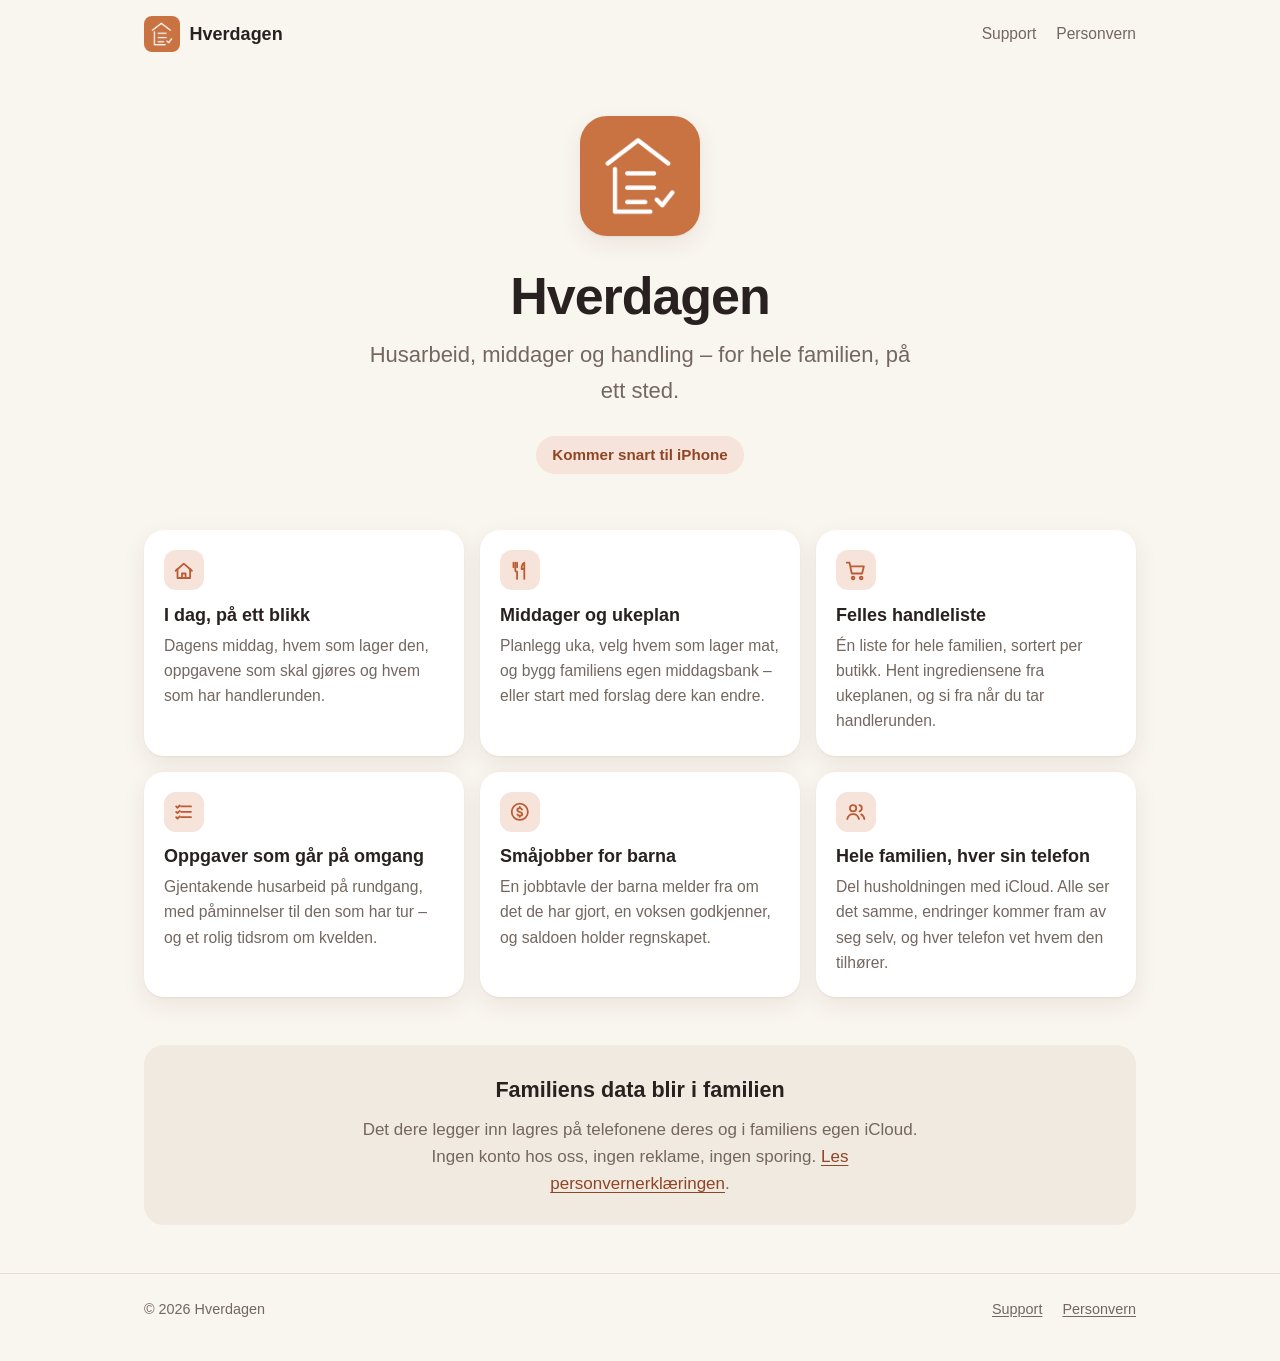
<file: index.html>
<!doctype html>
<html lang="nb">
<head>
  <meta charset="utf-8">
  <meta name="viewport" content="width=device-width, initial-scale=1">
  <title>Hverdagen – husarbeid, middager og handling for hele familien</title>
  <meta name="description" content="Hverdagen er en iPhone-app som holder styr på husarbeid, middager og handling for hele familien. Familiens data blir i familiens egen iCloud.">
  <meta name="theme-color" content="#F9F5EF" media="(prefers-color-scheme: light)">
  <meta name="theme-color" content="#171412" media="(prefers-color-scheme: dark)">
  <link rel="icon" type="image/png" href="assets/favicon-64.png">
  <link rel="apple-touch-icon" href="assets/apple-touch-icon.png">
  <link rel="stylesheet" href="assets/style.css">
  <link rel="canonical" href="https://rott.no/hverdagen/">
  <meta property="og:title" content="Hverdagen">
  <meta property="og:description" content="Husarbeid, middager og handling – for hele familien, på ett sted.">
  <meta property="og:image" content="https://rott.no/hverdagen/assets/icon-512.png">
  <meta property="og:url" content="https://rott.no/hverdagen/">
  <meta property="og:locale" content="nb_NO">
</head>
<body>
  <a class="skip" href="#innhold">Hopp til innholdet</a>

  <header class="site-header">
    <div class="wrap">
      <a class="brand" href="./" aria-current="page">
        <img src="assets/apple-touch-icon.png" alt="" width="36" height="36">
        Hverdagen
      </a>
      <nav class="site-nav" aria-label="Hovedmeny">
        <a href="support/">Support</a>
        <a href="personvern/">Personvern</a>
      </nav>
    </div>
  </header>

  <main id="innhold" class="wrap">
    <section class="hero">
      <img class="app-icon" src="assets/icon-512.png" alt="Hverdagen-ikonet: et hus med en avkrysset liste" width="120" height="120">
      <h1>Hverdagen</h1>
      <p class="lead">Husarbeid, middager og handling – for hele familien, på ett sted.</p>
      <span class="badge">Kommer snart til iPhone</span>
    </section>

    <ul class="features" aria-label="Hva Hverdagen gjør">
      <li class="card">
        <span class="icon" aria-hidden="true">
          <svg viewBox="0 0 24 24" fill="none" stroke="currentColor" stroke-width="2" stroke-linecap="round" stroke-linejoin="round"><path d="M3 12l9-8 9 8"/><path d="M5 10v10h14V10"/><path d="M10 20v-5h4v5"/></svg>
        </span>
        <h2>I dag, på ett blikk</h2>
        <p>Dagens middag, hvem som lager den, oppgavene som skal gjøres og hvem som har handlerunden.</p>
      </li>
      <li class="card">
        <span class="icon" aria-hidden="true">
          <svg viewBox="0 0 24 24" fill="none" stroke="currentColor" stroke-width="2" stroke-linecap="round" stroke-linejoin="round"><path d="M7 3v8a2 2 0 0 0 2 2v8"/><path d="M5 3v5M9 3v5"/><path d="M17 21V3c-2 1-3 4-3 7h3"/></svg>
        </span>
        <h2>Middager og ukeplan</h2>
        <p>Planlegg uka, velg hvem som lager mat, og bygg familiens egen middagsbank – eller start med forslag dere kan endre.</p>
      </li>
      <li class="card">
        <span class="icon" aria-hidden="true">
          <svg viewBox="0 0 24 24" fill="none" stroke="currentColor" stroke-width="2" stroke-linecap="round" stroke-linejoin="round"><circle cx="9" cy="20" r="1.5"/><circle cx="18" cy="20" r="1.5"/><path d="M2 3h3l2.5 12h11.5l2-8H6.5"/></svg>
        </span>
        <h2>Felles handleliste</h2>
        <p>Én liste for hele familien, sortert per butikk. Hent ingrediensene fra ukeplanen, og si fra når du tar handlerunden.</p>
      </li>
      <li class="card">
        <span class="icon" aria-hidden="true">
          <svg viewBox="0 0 24 24" fill="none" stroke="currentColor" stroke-width="2" stroke-linecap="round" stroke-linejoin="round"><path d="M9 6h11M9 12h11M9 18h11"/><path d="M3.5 6l1.5 1.5L7.5 5M3.5 12l1.5 1.5 2.5-2.5M3.5 18l1.5 1.5 2.5-2.5"/></svg>
        </span>
        <h2>Oppgaver som går på omgang</h2>
        <p>Gjentakende husarbeid på rundgang, med påminnelser til den som har tur – og et rolig tidsrom om kvelden.</p>
      </li>
      <li class="card">
        <span class="icon" aria-hidden="true">
          <svg viewBox="0 0 24 24" fill="none" stroke="currentColor" stroke-width="2" stroke-linecap="round" stroke-linejoin="round"><circle cx="12" cy="12" r="9"/><path d="M14.5 9.5c-.5-1-1.5-1.5-2.5-1.5-1.7 0-2.75 1-2.75 2.1 0 2.9 5.5 1.5 5.5 4.3 0 1.1-1.1 2.1-2.75 2.1-1.2 0-2.2-.6-2.7-1.6"/><path d="M12 6.5V8M12 16v1.5"/></svg>
        </span>
        <h2>Småjobber for barna</h2>
        <p>En jobbtavle der barna melder fra om det de har gjort, en voksen godkjenner, og saldoen holder regnskapet.</p>
      </li>
      <li class="card">
        <span class="icon" aria-hidden="true">
          <svg viewBox="0 0 24 24" fill="none" stroke="currentColor" stroke-width="2" stroke-linecap="round" stroke-linejoin="round"><circle cx="9" cy="8" r="3.5"/><path d="M2.5 20c.8-3.5 3.4-5.5 6.5-5.5s5.7 2 6.5 5.5"/><path d="M16 4.6a3.5 3.5 0 0 1 0 6.8M18 14.8c1.8.7 3 2.5 3.5 5.2"/></svg>
        </span>
        <h2>Hele familien, hver sin telefon</h2>
        <p>Del husholdningen med iCloud. Alle ser det samme, endringer kommer fram av seg selv, og hver telefon vet hvem den tilhører.</p>
      </li>
    </ul>

    <section class="promise">
      <h2>Familiens data blir i familien</h2>
      <p>Det dere legger inn lagres på telefonene deres og i familiens egen iCloud. Ingen konto hos oss, ingen reklame, ingen sporing. <a href="personvern/">Les personvernerklæringen</a>.</p>
    </section>
  </main>

  <footer class="site-footer">
    <div class="wrap">
      <span>© 2026 Hverdagen</span>
      <nav aria-label="Bunnmeny">
        <a href="support/">Support</a>
        <a href="personvern/">Personvern</a>
      </nav>
    </div>
  </footer>
</body>
</html>
</file>
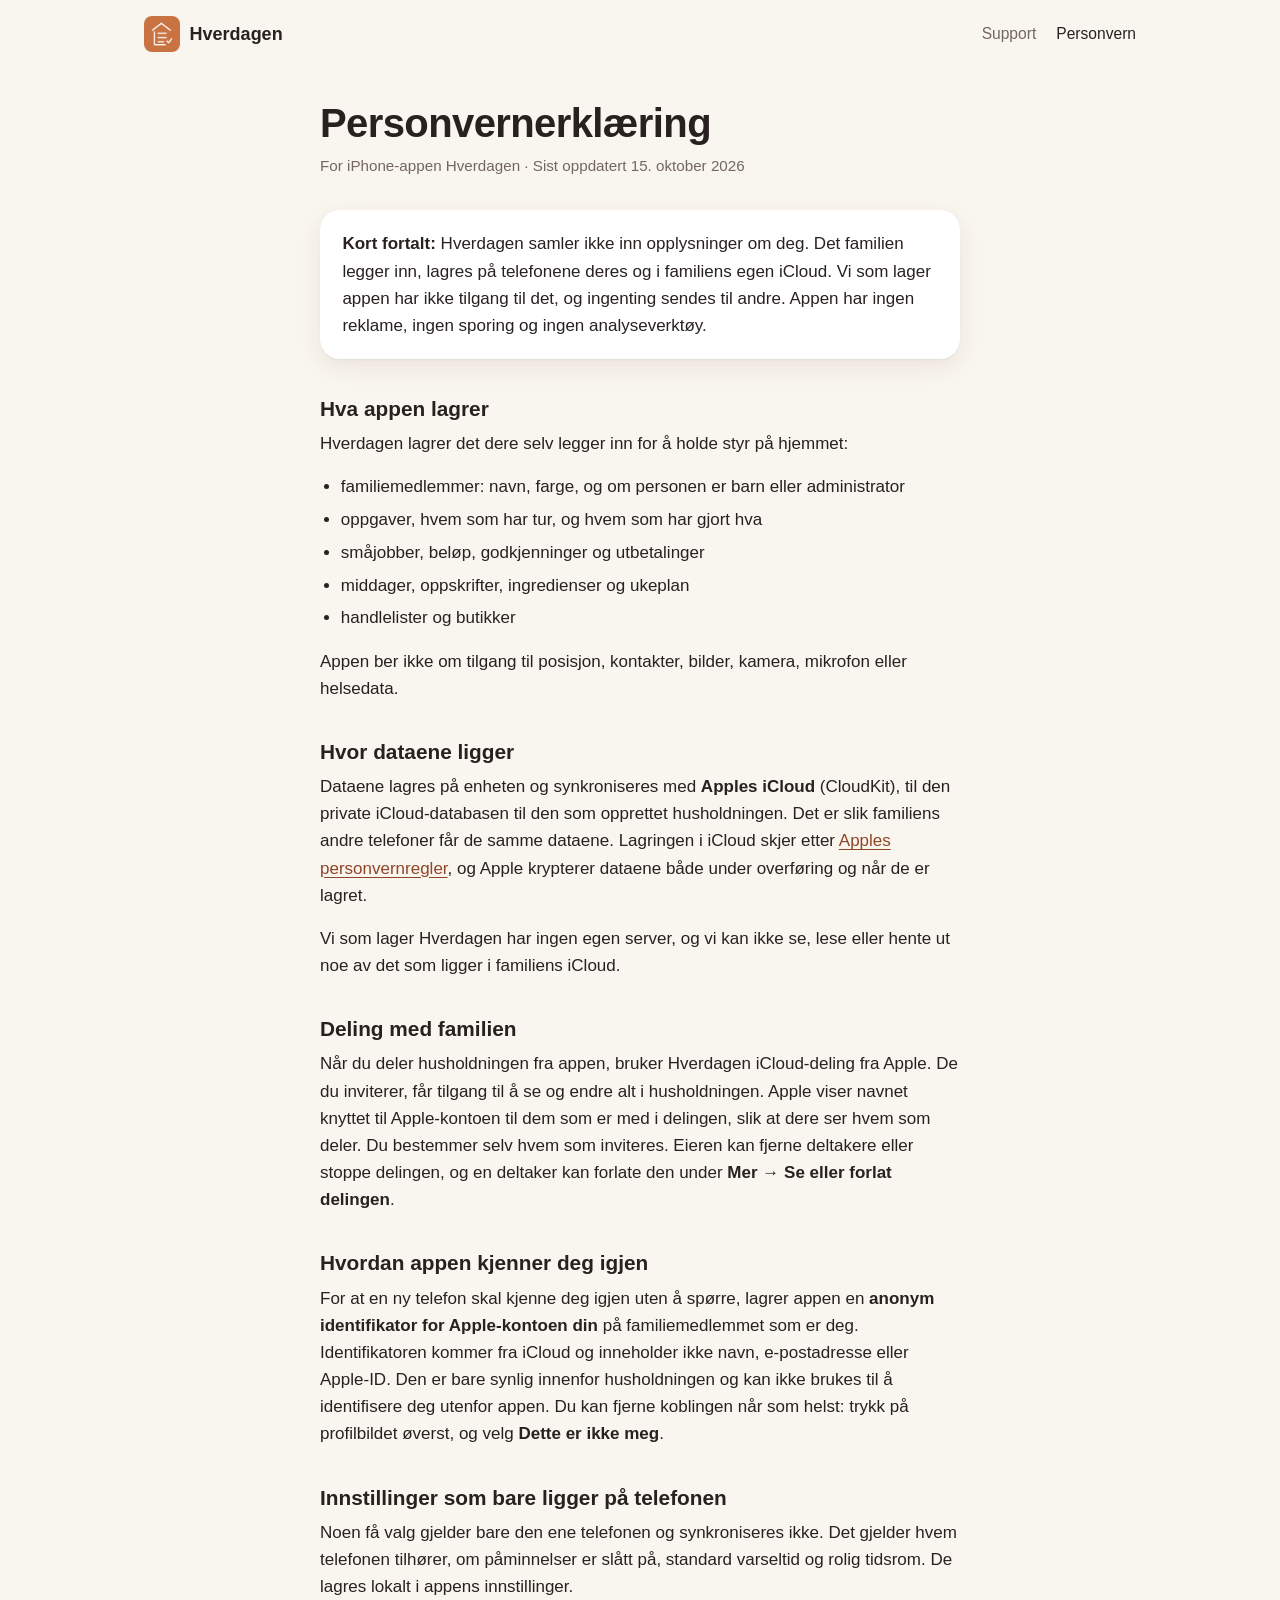
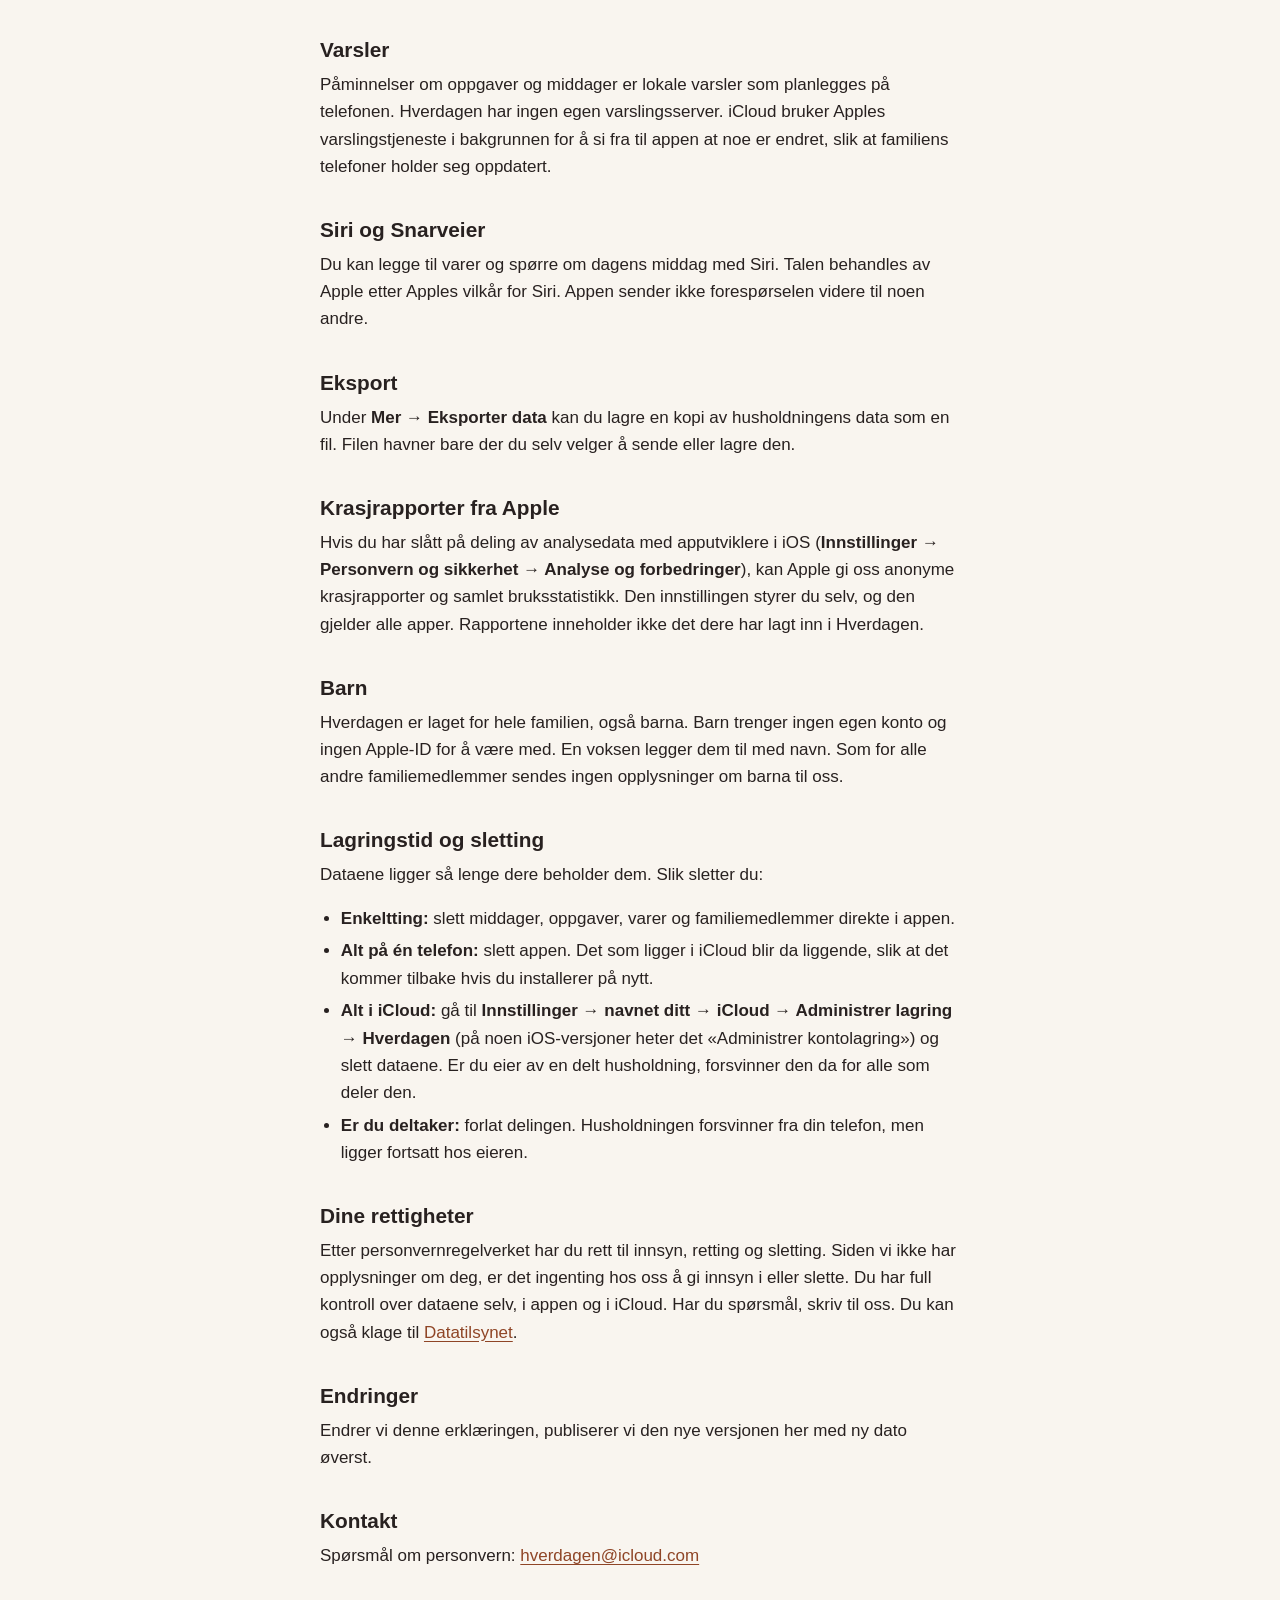
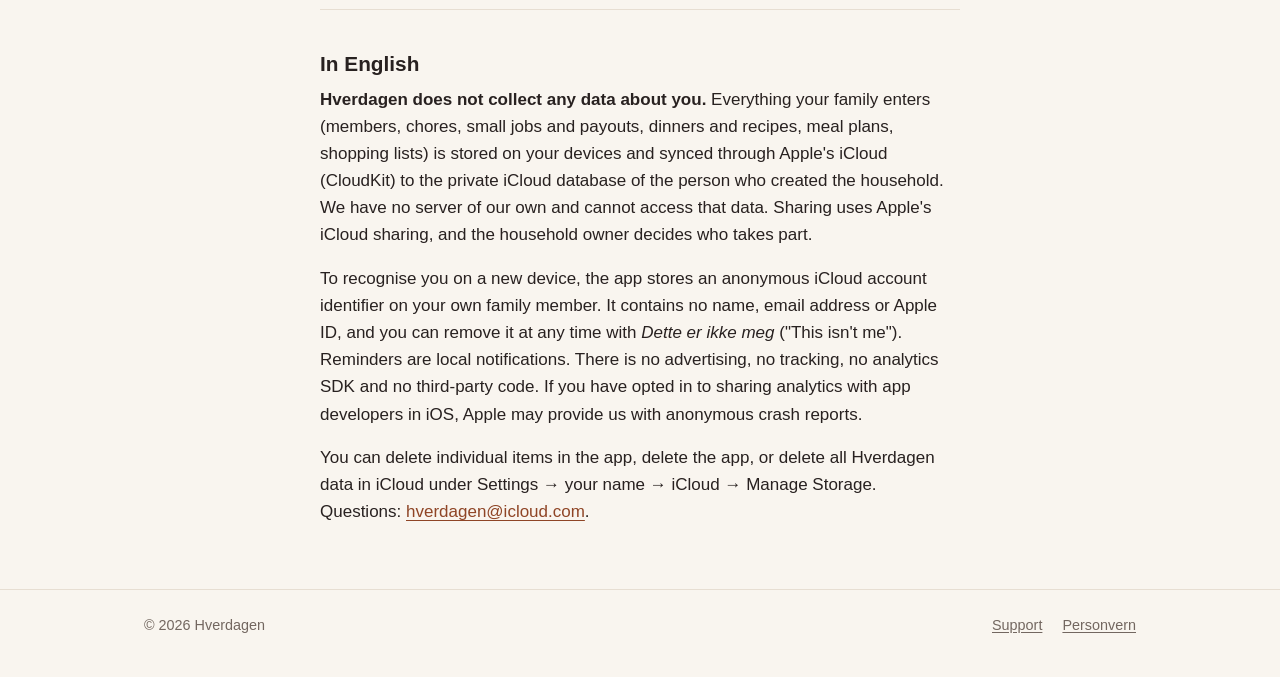
<file: personvern/index.html>
<!doctype html>
<html lang="nb">
<head>
  <meta charset="utf-8">
  <meta name="viewport" content="width=device-width, initial-scale=1">
  <title>Personvernerklæring – Hverdagen</title>
  <meta name="description" content="Personvernerklæring for iPhone-appen Hverdagen. Hverdagen samler ikke inn opplysninger om deg; familiens data ligger i familiens egen iCloud.">
  <meta name="theme-color" content="#F9F5EF" media="(prefers-color-scheme: light)">
  <meta name="theme-color" content="#171412" media="(prefers-color-scheme: dark)">
  <link rel="icon" type="image/png" href="../assets/favicon-64.png">
  <link rel="apple-touch-icon" href="../assets/apple-touch-icon.png">
  <link rel="stylesheet" href="../assets/style.css">
  <link rel="canonical" href="https://rott.no/hverdagen/personvern/">
</head>
<body>
  <a class="skip" href="#innhold">Hopp til innholdet</a>

  <header class="site-header">
    <div class="wrap">
      <a class="brand" href="../">
        <img src="../assets/apple-touch-icon.png" alt="" width="36" height="36">
        Hverdagen
      </a>
      <nav class="site-nav" aria-label="Hovedmeny">
        <a href="../support/">Support</a>
        <a href="./" aria-current="page">Personvern</a>
      </nav>
    </div>
  </header>

  <main id="innhold" class="wrap">
    <article class="prose">
      <h1>Personvernerklæring</h1>
      <p class="meta">For iPhone-appen Hverdagen · Sist oppdatert 15. oktober 2026</p>

      <div class="summary">
        <p><strong>Kort fortalt:</strong> Hverdagen samler ikke inn opplysninger om deg. Det familien legger inn, lagres på telefonene deres og i familiens egen iCloud. Vi som lager appen har ikke tilgang til det, og ingenting sendes til andre. Appen har ingen reklame, ingen sporing og ingen analyseverktøy.</p>
      </div>

      <h2 id="hva-lagres">Hva appen lagrer</h2>
      <p>Hverdagen lagrer det dere selv legger inn for å holde styr på hjemmet:</p>
      <ul>
        <li>familiemedlemmer: navn, farge, og om personen er barn eller administrator</li>
        <li>oppgaver, hvem som har tur, og hvem som har gjort hva</li>
        <li>småjobber, beløp, godkjenninger og utbetalinger</li>
        <li>middager, oppskrifter, ingredienser og ukeplan</li>
        <li>handlelister og butikker</li>
      </ul>
      <p>Appen ber ikke om tilgang til posisjon, kontakter, bilder, kamera, mikrofon eller helsedata.</p>

      <h2 id="hvor">Hvor dataene ligger</h2>
      <p>Dataene lagres på enheten og synkroniseres med <strong>Apples iCloud</strong> (CloudKit), til den private iCloud-databasen til den som opprettet husholdningen. Det er slik familiens andre telefoner får de samme dataene. Lagringen i iCloud skjer etter <a href="https://www.apple.com/no/legal/privacy/">Apples personvernregler</a>, og Apple krypterer dataene både under overføring og når de er lagret.</p>
      <p>Vi som lager Hverdagen har ingen egen server, og vi kan ikke se, lese eller hente ut noe av det som ligger i familiens iCloud.</p>

      <h2 id="deling">Deling med familien</h2>
      <p>Når du deler husholdningen fra appen, bruker Hverdagen iCloud-deling fra Apple. De du inviterer, får tilgang til å se og endre alt i husholdningen. Apple viser navnet knyttet til Apple-kontoen til dem som er med i delingen, slik at dere ser hvem som deler. Du bestemmer selv hvem som inviteres. Eieren kan fjerne deltakere eller stoppe delingen, og en deltaker kan forlate den under <span class="ui">Mer → Se eller forlat delingen</span>.</p>

      <h2 id="identitet">Hvordan appen kjenner deg igjen</h2>
      <p>For at en ny telefon skal kjenne deg igjen uten å spørre, lagrer appen en <strong>anonym identifikator for Apple-kontoen din</strong> på familiemedlemmet som er deg. Identifikatoren kommer fra iCloud og inneholder ikke navn, e-postadresse eller Apple-ID. Den er bare synlig innenfor husholdningen og kan ikke brukes til å identifisere deg utenfor appen. Du kan fjerne koblingen når som helst: trykk på profilbildet øverst, og velg <span class="ui">Dette er ikke meg</span>.</p>

      <h2 id="enheten">Innstillinger som bare ligger på telefonen</h2>
      <p>Noen få valg gjelder bare den ene telefonen og synkroniseres ikke. Det gjelder hvem telefonen tilhører, om påminnelser er slått på, standard varseltid og rolig tidsrom. De lagres lokalt i appens innstillinger.</p>

      <h2 id="varsler">Varsler</h2>
      <p>Påminnelser om oppgaver og middager er lokale varsler som planlegges på telefonen. Hverdagen har ingen egen varslingsserver. iCloud bruker Apples varslingstjeneste i bakgrunnen for å si fra til appen at noe er endret, slik at familiens telefoner holder seg oppdatert.</p>

      <h2 id="siri">Siri og Snarveier</h2>
      <p>Du kan legge til varer og spørre om dagens middag med Siri. Talen behandles av Apple etter Apples vilkår for Siri. Appen sender ikke forespørselen videre til noen andre.</p>

      <h2 id="eksport">Eksport</h2>
      <p>Under <span class="ui">Mer → Eksporter data</span> kan du lagre en kopi av husholdningens data som en fil. Filen havner bare der du selv velger å sende eller lagre den.</p>

      <h2 id="krasj">Krasjrapporter fra Apple</h2>
      <p>Hvis du har slått på deling av analysedata med apputviklere i iOS (<span class="ui">Innstillinger → Personvern og sikkerhet → Analyse og forbedringer</span>), kan Apple gi oss anonyme krasjrapporter og samlet bruksstatistikk. Den innstillingen styrer du selv, og den gjelder alle apper. Rapportene inneholder ikke det dere har lagt inn i Hverdagen.</p>

      <h2 id="barn">Barn</h2>
      <p>Hverdagen er laget for hele familien, også barna. Barn trenger ingen egen konto og ingen Apple-ID for å være med. En voksen legger dem til med navn. Som for alle andre familiemedlemmer sendes ingen opplysninger om barna til oss.</p>

      <h2 id="sletting">Lagringstid og sletting</h2>
      <p>Dataene ligger så lenge dere beholder dem. Slik sletter du:</p>
      <ul>
        <li><strong>Enkeltting:</strong> slett middager, oppgaver, varer og familiemedlemmer direkte i appen.</li>
        <li><strong>Alt på én telefon:</strong> slett appen. Det som ligger i iCloud blir da liggende, slik at det kommer tilbake hvis du installerer på nytt.</li>
        <li><strong>Alt i iCloud:</strong> gå til <span class="ui">Innstillinger → navnet ditt → iCloud → Administrer lagring → Hverdagen</span> (på noen iOS-versjoner heter det «Administrer kontolagring») og slett dataene. Er du eier av en delt husholdning, forsvinner den da for alle som deler den.</li>
        <li><strong>Er du deltaker:</strong> forlat delingen. Husholdningen forsvinner fra din telefon, men ligger fortsatt hos eieren.</li>
      </ul>

      <h2 id="rettigheter">Dine rettigheter</h2>
      <p>Etter personvernregelverket har du rett til innsyn, retting og sletting. Siden vi ikke har opplysninger om deg, er det ingenting hos oss å gi innsyn i eller slette. Du har full kontroll over dataene selv, i appen og i iCloud. Har du spørsmål, skriv til oss. Du kan også klage til <a href="https://www.datatilsynet.no/">Datatilsynet</a>.</p>

      <h2 id="endringer">Endringer</h2>
      <p>Endrer vi denne erklæringen, publiserer vi den nye versjonen her med ny dato øverst.</p>

      <h2 id="kontakt">Kontakt</h2>
      <p>Spørsmål om personvern: <a href="mailto:hverdagen@icloud.com">hverdagen@icloud.com</a></p>

      <hr>

      <section lang="en" aria-labelledby="english">
        <h2 id="english">In English</h2>
        <p><strong>Hverdagen does not collect any data about you.</strong> Everything your family enters (members, chores, small jobs and payouts, dinners and recipes, meal plans, shopping lists) is stored on your devices and synced through Apple's iCloud (CloudKit) to the private iCloud database of the person who created the household. We have no server of our own and cannot access that data. Sharing uses Apple's iCloud sharing, and the household owner decides who takes part.</p>
        <p>To recognise you on a new device, the app stores an anonymous iCloud account identifier on your own family member. It contains no name, email address or Apple ID, and you can remove it at any time with <em>Dette er ikke meg</em> ("This isn't me"). Reminders are local notifications. There is no advertising, no tracking, no analytics SDK and no third-party code. If you have opted in to sharing analytics with app developers in iOS, Apple may provide us with anonymous crash reports.</p>
        <p>You can delete individual items in the app, delete the app, or delete all Hverdagen data in iCloud under Settings → your name → iCloud → Manage Storage. Questions: <a href="mailto:hverdagen@icloud.com">hverdagen@icloud.com</a>.</p>
      </section>
    </article>
  </main>

  <footer class="site-footer">
    <div class="wrap">
      <span>© 2026 Hverdagen</span>
      <nav aria-label="Bunnmeny">
        <a href="../support/">Support</a>
        <a href="./">Personvern</a>
      </nav>
    </div>
  </footer>
</body>
</html>
</file>
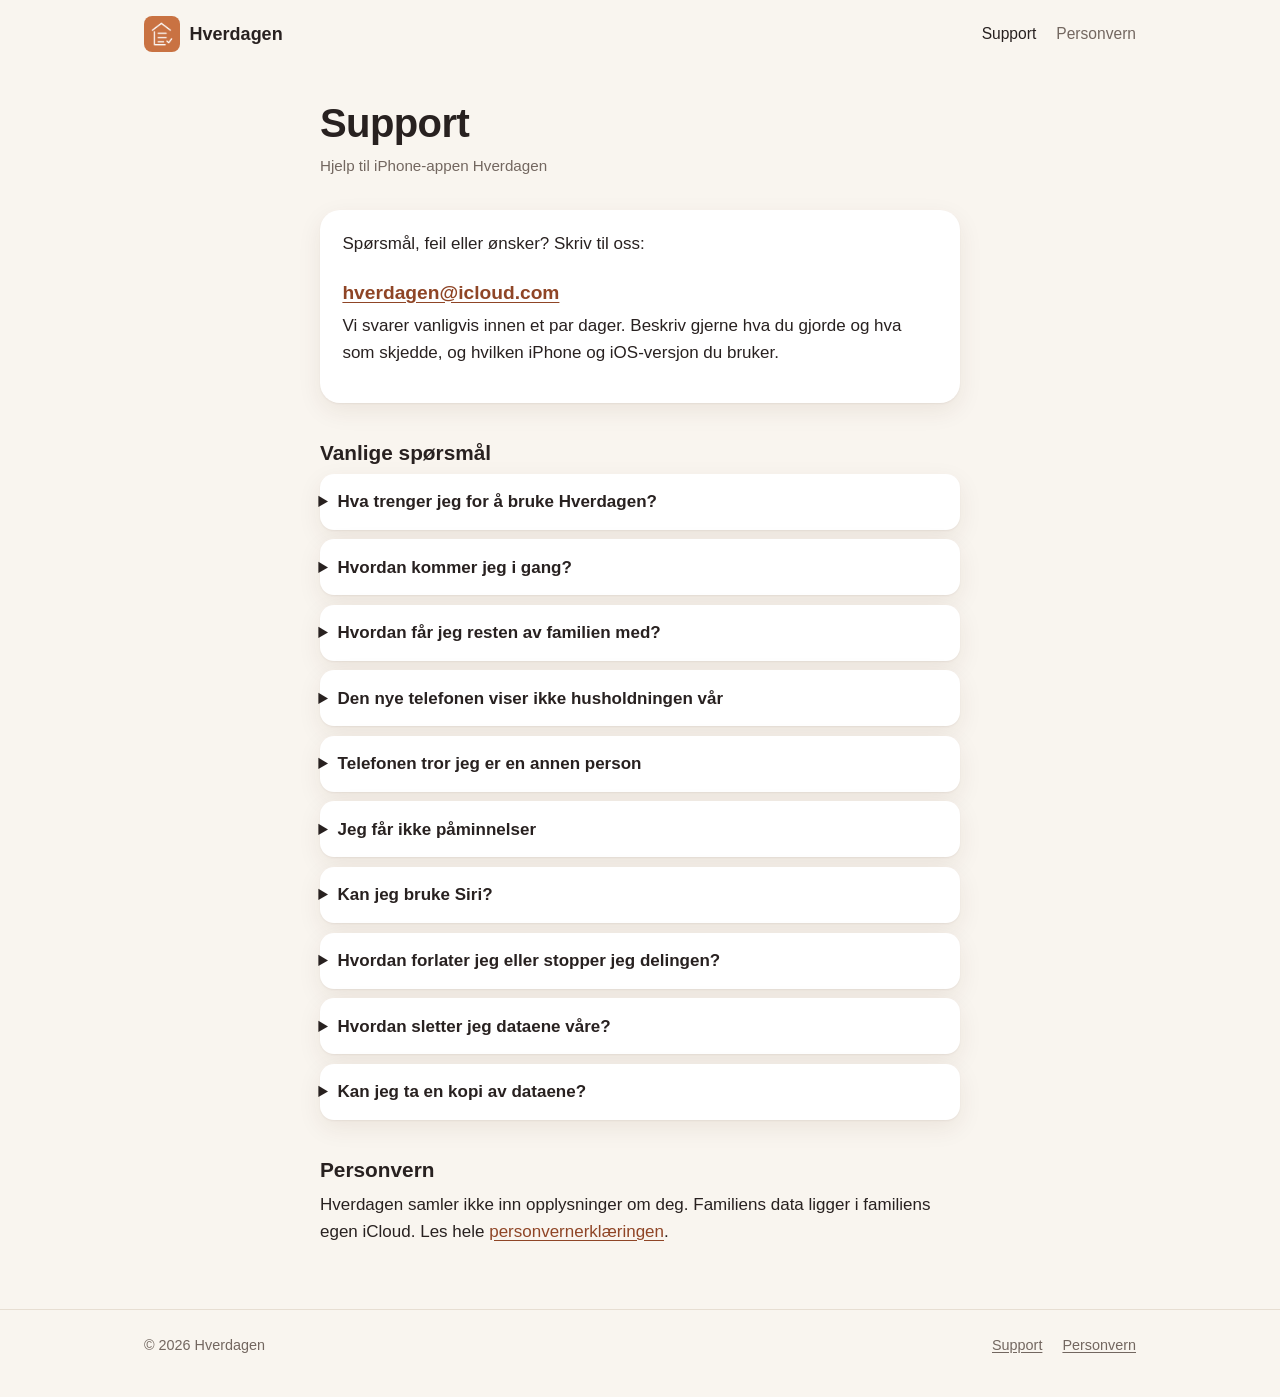
<file: support/index.html>
<!doctype html>
<html lang="nb">
<head>
  <meta charset="utf-8">
  <meta name="viewport" content="width=device-width, initial-scale=1">
  <title>Support – Hverdagen</title>
  <meta name="description" content="Hjelp og kontakt for iPhone-appen Hverdagen: kom i gang, del husholdningen med familien, varsler, Siri og sletting av data.">
  <meta name="theme-color" content="#F9F5EF" media="(prefers-color-scheme: light)">
  <meta name="theme-color" content="#171412" media="(prefers-color-scheme: dark)">
  <link rel="icon" type="image/png" href="../assets/favicon-64.png">
  <link rel="apple-touch-icon" href="../assets/apple-touch-icon.png">
  <link rel="stylesheet" href="../assets/style.css">
  <link rel="canonical" href="https://rott.no/hverdagen/support/">
</head>
<body>
  <a class="skip" href="#innhold">Hopp til innholdet</a>

  <header class="site-header">
    <div class="wrap">
      <a class="brand" href="../">
        <img src="../assets/apple-touch-icon.png" alt="" width="36" height="36">
        Hverdagen
      </a>
      <nav class="site-nav" aria-label="Hovedmeny">
        <a href="./" aria-current="page">Support</a>
        <a href="../personvern/">Personvern</a>
      </nav>
    </div>
  </header>

  <main id="innhold" class="wrap">
    <article class="prose">
      <h1>Support</h1>
      <p class="meta">Hjelp til iPhone-appen Hverdagen</p>

      <div class="contact">
        <p>Spørsmål, feil eller ønsker? Skriv til oss:</p>
        <a class="address" href="mailto:hverdagen@icloud.com?subject=Hverdagen%20support">hverdagen@icloud.com</a>
        <p>Vi svarer vanligvis innen et par dager. Beskriv gjerne hva du gjorde og hva som skjedde, og hvilken iPhone og iOS-versjon du bruker.</p>
      </div>

      <h2 id="sporsmal">Vanlige spørsmål</h2>

      <details>
        <summary>Hva trenger jeg for å bruke Hverdagen?</summary>
        <p>En iPhone med iOS 17 eller nyere. For at familiens telefoner skal dele de samme dataene, må hver telefon være logget inn på iCloud, og Hverdagen må få bruke iCloud (<span class="ui">Innstillinger → navnet ditt → iCloud</span>).</p>
      </details>

      <details>
        <summary>Hvordan kommer jeg i gang?</summary>
        <p>Åpne appen på den første telefonen og trykk <span class="ui">Kom i gang</span>. Skriv inn navnet ditt, og legg eventuelt til butikkene dere handler i. Middagsbanken er tom fra start. Under <span class="ui">Middag → Middager</span> kan du trykke <span class="ui">Legg inn forslag til middager</span> for å starte med en liste dere kan endre.</p>
      </details>

      <details>
        <summary>Hvordan får jeg resten av familien med?</summary>
        <ol>
          <li>Gå til <span class="ui">Mer → Deling</span> og trykk <span class="ui">Del husholdningen</span>.</li>
          <li>Send invitasjonen, for eksempel i Meldinger.</li>
          <li>Den som blir invitert, installerer Hverdagen og åpner lenken på sin egen iPhone.</li>
          <li>Når husholdningen har lastet, velger hver person seg selv fra familielisten.</li>
        </ol>
        <p>Barn uten egen telefon eller Apple-ID kan legges til med navn under <span class="ui">Mer → Familiemedlemmer</span>.</p>
      </details>

      <details>
        <summary>Den nye telefonen viser ikke husholdningen vår</summary>
        <p>Første gang kan det ta litt tid før husholdningen er hentet fra iCloud. Sjekk at telefonen er på nett og logget inn på iCloud, og vent litt. <strong>Ikke trykk <span class="ui">Kom i gang</span> på telefon nummer to.</strong> Da lager du en egen, tom husholdning i stedet for å bli med i familiens. Åpne heller invitasjonslenken på nytt.</p>
      </details>

      <details>
        <summary>Telefonen tror jeg er en annen person</summary>
        <p>Trykk på profilbildet øverst og velg deg selv under <span class="ui">Bytt profil</span>. Er telefonen koblet til feil person, kan du velge <span class="ui">Dette er ikke meg</span>. Det fjerner koblingen mellom Apple-kontoen og familiemedlemmet.</p>
      </details>

      <details>
        <summary>Jeg får ikke påminnelser</summary>
        <p>Sjekk at <span class="ui">Påminnelser på</span> er slått på under <span class="ui">Mer</span>, og at varsler er tillatt for Hverdagen under <span class="ui">Innstillinger → Varsler</span> på telefonen. Under <span class="ui">Rolig tidsrom</span> velger du når på kvelden og natten det skal være stille. Påminnelser kommer for oppgaver og middager som er tildelt den telefonen tilhører.</p>
      </details>

      <details>
        <summary>Kan jeg bruke Siri?</summary>
        <p>Ja. Si for eksempel <em>«Legg til vare i Hverdagen»</em>, så spør Siri hva du vil legge til. Du kan også spørre <em>«Dagens middag i Hverdagen»</em>.</p>
      </details>

      <details>
        <summary>Hvordan forlater jeg eller stopper jeg delingen?</summary>
        <p>Er du med i en husholdning som en annen eier, går du til <span class="ui">Mer → Se eller forlat delingen</span>. Er du eier, går du til <span class="ui">Mer → Administrer deling</span>. Der kan du fjerne enkeltpersoner eller stoppe delingen helt. Det som er lagt inn, blir liggende hos eieren.</p>
      </details>

      <details>
        <summary>Hvordan sletter jeg dataene våre?</summary>
        <p>Se <a href="../personvern/#sletting">Lagringstid og sletting</a> i personvernerklæringen. Der står hvordan du sletter enkeltting, alt på én telefon, eller alt i iCloud.</p>
      </details>

      <details>
        <summary>Kan jeg ta en kopi av dataene?</summary>
        <p>Ja. Under <span class="ui">Mer → Eksporter data</span> kan du lagre en kopi av husholdningen som en fil.</p>
      </details>

      <h2 id="personvern">Personvern</h2>
      <p>Hverdagen samler ikke inn opplysninger om deg. Familiens data ligger i familiens egen iCloud. Les hele <a href="../personvern/">personvernerklæringen</a>.</p>
    </article>
  </main>

  <footer class="site-footer">
    <div class="wrap">
      <span>© 2026 Hverdagen</span>
      <nav aria-label="Bunnmeny">
        <a href="./">Support</a>
        <a href="../personvern/">Personvern</a>
      </nav>
    </div>
  </footer>
</body>
</html>
</file>
<file: assets/style.css>
/* Hverdagen — samme fargepalett som appen (Huset/DesignSystem/Theme.swift). */

:root {
  --canvas: #F9F5EF;
  --surface: #FFFFFF;
  --surface-sunken: #F1EAE0;
  --ink: #282120;
  --ink-soft: #736760;
  --accent: #BA5C35;
  --accent-ink: #8F4526;
  --accent-soft: #F6E3D9;
  --hairline: #E7DED2;
  --shadow: 0 1px 2px rgba(74, 41, 18, 0.06), 0 8px 24px rgba(74, 41, 18, 0.08);
  --radius: 20px;
  --measure: 40rem;
  color-scheme: light dark;
}

@media (prefers-color-scheme: dark) {
  :root {
    --canvas: #171412;
    --surface: #221E1B;
    --surface-sunken: #100E0C;
    --ink: #F5EFE9;
    --ink-soft: #B3A69D;
    --accent: #D9714A;
    --accent-ink: #F0A183;
    --accent-soft: #3A241A;
    --hairline: #35302C;
    --shadow: 0 1px 2px rgba(0, 0, 0, 0.4), 0 8px 24px rgba(0, 0, 0, 0.35);
  }
}

*, *::before, *::after { box-sizing: border-box; }

html {
  -webkit-text-size-adjust: 100%;
  text-size-adjust: 100%;
}

body {
  margin: 0;
  background: var(--canvas);
  color: var(--ink);
  font-family: -apple-system, BlinkMacSystemFont, "SF Pro Text", "Segoe UI", Roboto, "Helvetica Neue", Arial, sans-serif;
  font-size: 1.0625rem;
  line-height: 1.6;
}

a { color: var(--accent-ink); text-underline-offset: 0.15em; }
a:hover { color: var(--accent); }
a:focus-visible { outline: 3px solid var(--accent); outline-offset: 2px; border-radius: 4px; }

.skip {
  position: absolute; left: -9999px; top: 0;
  background: var(--surface); padding: 0.5rem 1rem; z-index: 10;
}
.skip:focus { left: 1rem; top: 1rem; }

.wrap {
  width: 100%;
  max-width: 64rem;
  margin: 0 auto;
  padding: 0 1rem;
}

/* --- Topp ------------------------------------------------------------- */

.site-header {
  padding: 1rem 0;
}
.site-header .wrap {
  display: flex; align-items: center; justify-content: space-between; gap: 1rem;
}
.brand {
  display: inline-flex; align-items: center; gap: 0.6rem;
  color: var(--ink); text-decoration: none; font-weight: 600; font-size: 1.125rem;
}
.brand img { width: 36px; height: 36px; border-radius: 22.5%; }
.site-nav { display: flex; gap: 1.25rem; font-size: 0.975rem; }
.site-nav a { color: var(--ink-soft); text-decoration: none; }
.site-nav a:hover, .site-nav a[aria-current="page"] { color: var(--ink); }

/* --- Forside ---------------------------------------------------------- */

.hero {
  text-align: center;
  padding: 3rem 0 2.5rem;
}
.hero .app-icon {
  width: 120px; height: 120px; border-radius: 22.5%;
  box-shadow: var(--shadow);
}
.hero h1 {
  font-size: clamp(2.25rem, 7vw, 3.25rem);
  line-height: 1.1;
  letter-spacing: -0.02em;
  margin: 1.5rem 0 0.75rem;
}
.hero .lead {
  font-size: clamp(1.15rem, 3.2vw, 1.375rem);
  color: var(--ink-soft);
  max-width: 34rem;
  margin: 0 auto;
}
.badge {
  display: inline-block;
  margin-top: 1.75rem;
  padding: 0.45rem 1rem;
  border-radius: 999px;
  background: var(--accent-soft);
  color: var(--accent-ink);
  font-weight: 600;
  font-size: 0.95rem;
}

.features {
  display: grid;
  grid-template-columns: repeat(auto-fit, minmax(15rem, 1fr));
  gap: 1rem;
  padding: 1rem 0 2rem;
  margin: 0;
  list-style: none;
}
.card {
  background: var(--surface);
  border-radius: var(--radius);
  padding: 1.25rem 1.25rem 1.4rem;
  box-shadow: var(--shadow);
}
.card .icon {
  display: inline-flex; align-items: center; justify-content: center;
  width: 2.5rem; height: 2.5rem; border-radius: 12px;
  background: var(--accent-soft); color: var(--accent);
  font-size: 1.25rem; line-height: 1;
}
.card .icon svg { width: 1.35rem; height: 1.35rem; }
.card h2 { font-size: 1.125rem; margin: 0.85rem 0 0.35rem; line-height: 1.3; }
.card p { margin: 0; color: var(--ink-soft); font-size: 0.98rem; }

.promise {
  background: var(--surface-sunken);
  border-radius: var(--radius);
  padding: 1.75rem 1.5rem;
  margin: 1rem 0 3rem;
  text-align: center;
}
.promise h2 { margin: 0 0 0.5rem; font-size: 1.35rem; }
.promise p { margin: 0 auto; max-width: 36rem; color: var(--ink-soft); }

/* --- Tekstsider ------------------------------------------------------- */

.prose {
  max-width: var(--measure);
  margin: 0 auto;
  padding: 1.5rem 0 3rem;
}
.prose h1 {
  font-size: clamp(1.9rem, 5.5vw, 2.5rem);
  line-height: 1.15;
  letter-spacing: -0.015em;
  margin: 0.5rem 0 0.5rem;
}
.prose .meta { color: var(--ink-soft); margin: 0 0 2rem; font-size: 0.95rem; }
.prose h2 { font-size: 1.3rem; margin: 2.25rem 0 0.5rem; line-height: 1.3; }
.prose h3 { font-size: 1.075rem; margin: 1.5rem 0 0.35rem; }
.prose p, .prose ul, .prose ol { margin: 0 0 1rem; }
.prose ul, .prose ol { padding-left: 1.3rem; }
.prose li { margin-bottom: 0.35rem; }
.prose .summary {
  background: var(--surface);
  border-radius: var(--radius);
  padding: 1.25rem 1.4rem;
  box-shadow: var(--shadow);
  margin-bottom: 2rem;
}
.prose .summary p:last-child { margin-bottom: 0; }
.prose hr { border: 0; border-top: 1px solid var(--hairline); margin: 2.5rem 0; }

.contact {
  background: var(--surface);
  border-radius: var(--radius);
  padding: 1.25rem 1.4rem;
  box-shadow: var(--shadow);
  margin: 0 0 2rem;
}
.contact .address {
  display: inline-block;
  font-size: 1.2rem;
  font-weight: 600;
  margin: 0.25rem 0;
  word-break: break-all;
}

details {
  background: var(--surface);
  border-radius: 14px;
  padding: 0.9rem 1.1rem;
  margin: 0 0 0.6rem;
  box-shadow: var(--shadow);
}
details summary {
  cursor: pointer;
  font-weight: 600;
  list-style-position: outside;
}
details[open] summary { margin-bottom: 0.5rem; }
details p:last-child, details ol:last-child, details ul:last-child { margin-bottom: 0; }

kbd, .ui {
  font-family: inherit;
  font-weight: 600;
  color: var(--ink);
}

/* --- Bunn ------------------------------------------------------------- */

.site-footer {
  border-top: 1px solid var(--hairline);
  padding: 1.5rem 0 2.5rem;
  color: var(--ink-soft);
  font-size: 0.9rem;
}
.site-footer .wrap {
  display: flex; flex-wrap: wrap; gap: 0.5rem 1.5rem; justify-content: space-between;
}
.site-footer nav { display: flex; gap: 1.25rem; }
.site-footer a { color: var(--ink-soft); }

@media (max-width: 30rem) {
  .site-nav { gap: 1rem; font-size: 0.95rem; }
  .hero { padding-top: 2rem; }
  .hero .app-icon { width: 96px; height: 96px; }
}

@media (prefers-reduced-motion: no-preference) {
  html { scroll-behavior: smooth; }
}
</file>
